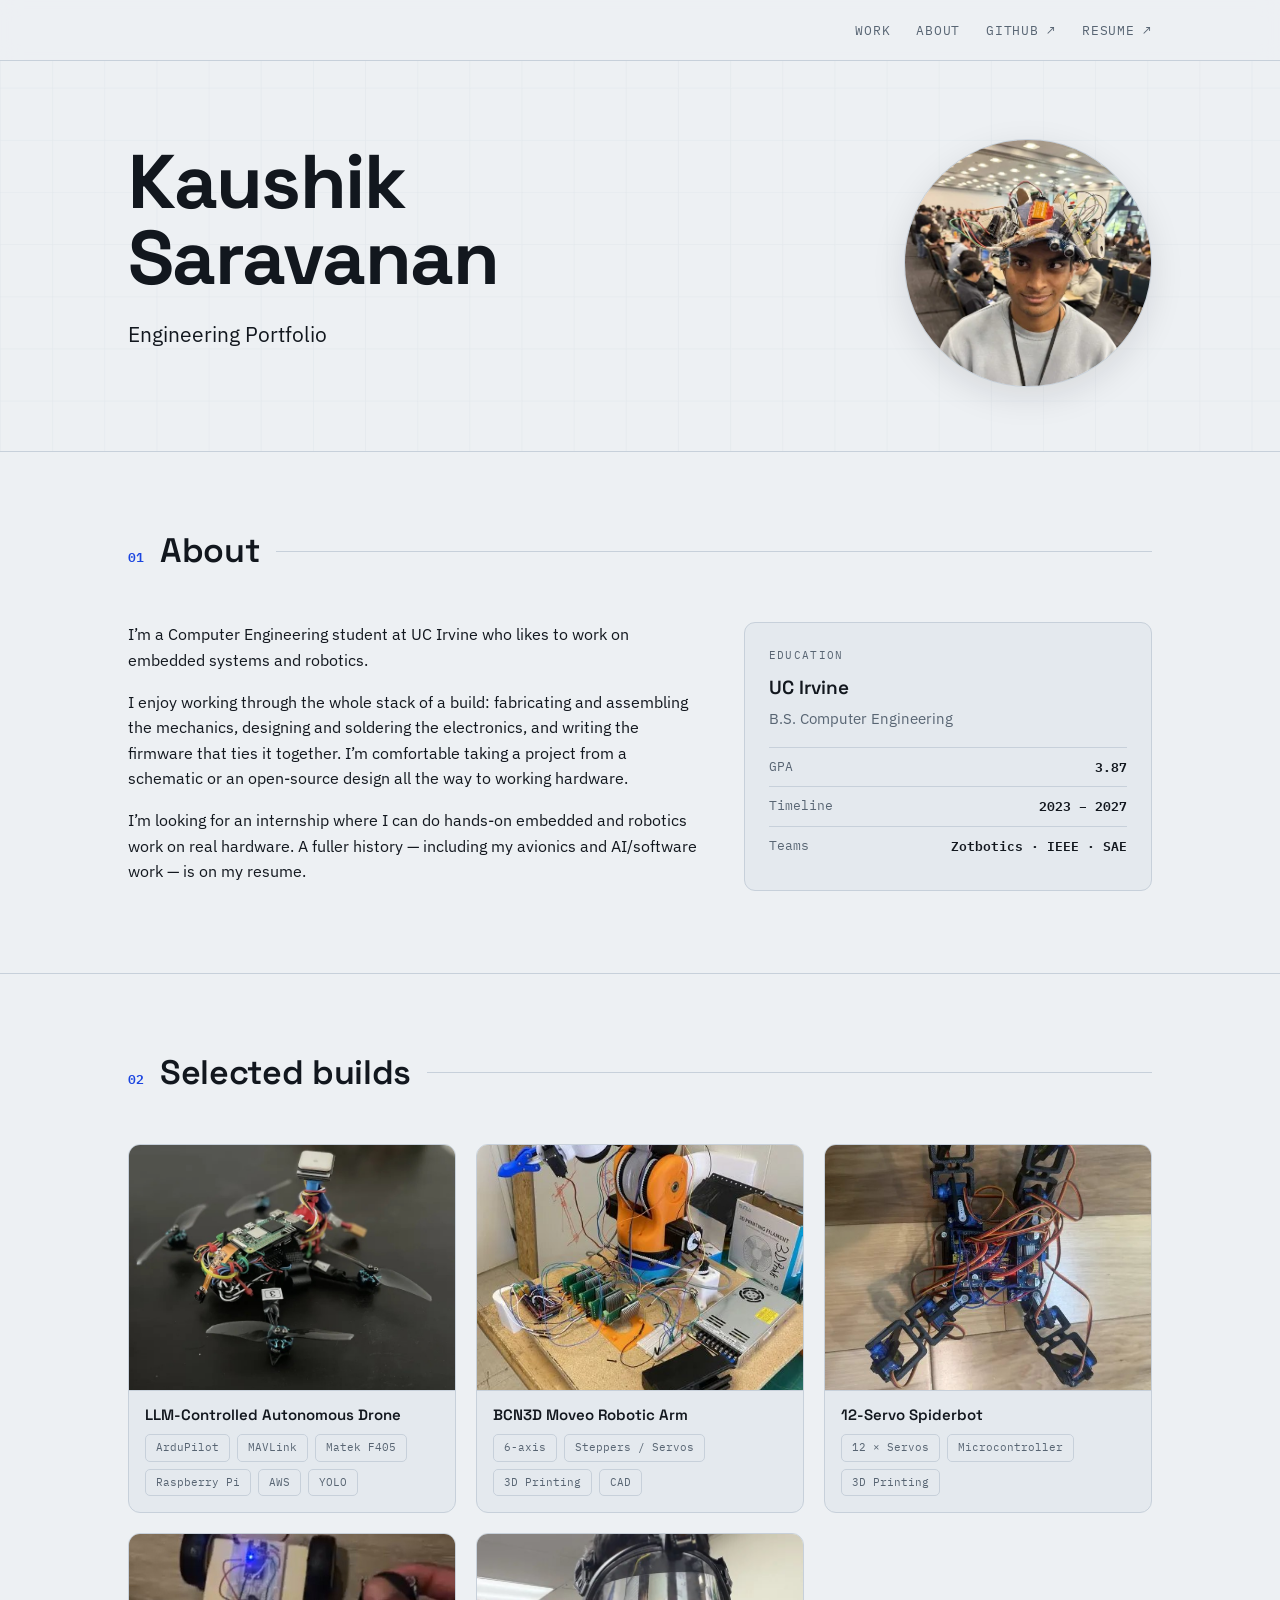
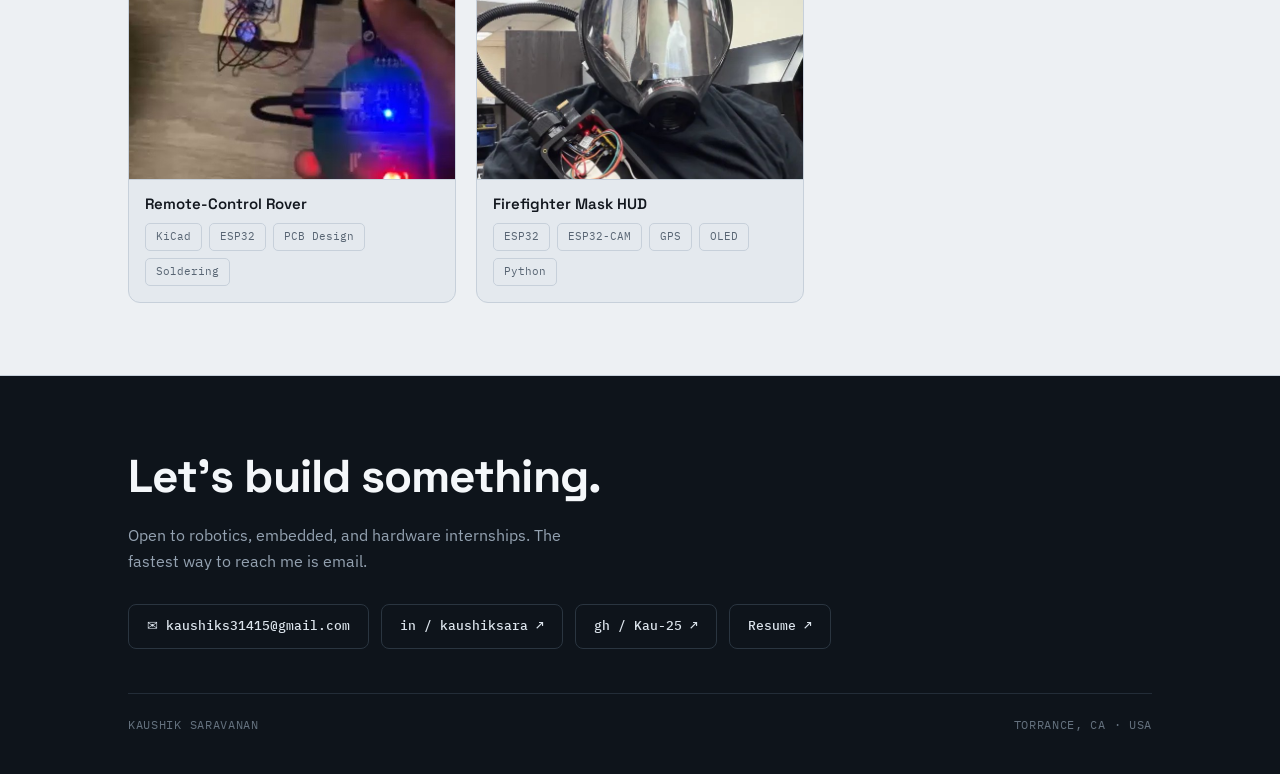
<file: index.html>
<!DOCTYPE html>
<html lang="en">
<head>
<meta charset="UTF-8">
<meta name="viewport" content="width=device-width, initial-scale=1.0">
<title>Kaushik Saravanan — Robotics & Embedded</title>
<link rel="preconnect" href="https://fonts.googleapis.com">
<link rel="preconnect" href="https://fonts.gstatic.com" crossorigin>
<link href="https://fonts.googleapis.com/css2?family=Space+Grotesk:wght@500;600;700&family=IBM+Plex+Sans:wght@400;500;600&family=IBM+Plex+Mono:wght@400;500;600&display=swap" rel="stylesheet">
<link rel="stylesheet" href="shared.css">
</head>
<body>

<template id="__bundler_thumbnail" data-bg-color="#12171E">
  <svg viewBox="0 0 1200 800" xmlns="http://www.w3.org/2000/svg">
    <rect x="478" y="298" width="244" height="244" rx="40" fill="none" stroke="#1B45E0" stroke-width="14"/>
    <text x="600" y="455" font-family="monospace" font-size="120" font-weight="700" fill="#EDF0F3" text-anchor="middle">KS</text>
  </svg>
</template>

<header class="bar">
  <div class="wrap bar-in">
    <nav class="nav">
      <a href="#work">Work</a>
      <a href="#about">About</a>
      <a href="https://github.com/Kau-25" target="_blank" rel="noopener">GitHub ↗</a>
      <a href="KaushikSaravananResume.pdf" target="_blank" rel="noopener">Resume ↗</a>
    </nav>
  </div>
</header>

<section class="hero" id="top">
  <svg class="hero-bg" viewBox="0 0 1080 460" preserveAspectRatio="xMidYMid slice" aria-hidden="true">
    <defs><pattern id="grid" width="44" height="44" patternUnits="userSpaceOnUse"><path d="M44 0H0V44" fill="none" stroke="#D2DAE2" stroke-width="1"/></pattern></defs>
    <rect width="1080" height="460" fill="url(#grid)" opacity="0.5"/>
  </svg>
  <div class="wrap hero-in">
    <div class="hero-copy">
    <h1 class="reveal">Kaushik<br>Saravanan</h1>
      <p class="thesis reveal">Engineering Portfolio</p>
    </div>
    <figure class="hero-portrait reveal" onclick="window.open('https://github.com/timqn22/TheThinkingCapProjectV2','_blank')" style="cursor:pointer">
      <img src="images/headshot.jpg" alt="Kaushik Saravanan" onerror="this.style.display='none'">
      <div class="shot-ph"><span class="ico">▣</span><span class="fn">images/headshot.jpg</span><span class="hint">drop photo here</span></div>
    </figure>
  </div>
</section>

<section class="section" id="about">
  <div class="wrap">
    <div class="sec-head reveal"><span class="num">01</span><h2>About</h2><span class="rule"></span></div>
    <div class="about-grid">
      <div class="reveal">
        <p>I&rsquo;m a Computer Engineering student at UC Irvine who likes to work on embedded systems and robotics.</p>
        <p>I enjoy working through the whole stack of a build: fabricating and assembling the mechanics, designing and soldering the electronics, and writing the firmware that ties it together. I&rsquo;m comfortable taking a project from a schematic or an open-source design all the way to working hardware.</p>
        <p>I&rsquo;m looking for an internship where I can do hands-on embedded and robotics work on real hardware. A fuller history &mdash; including my avionics and AI/software work &mdash; is on my resume.</p>
      </div>
      <div class="edu-card reveal">
        <div class="label">Education</div>
        <div class="school">UC Irvine</div>
        <div class="degree">B.S. Computer Engineering</div>
        <div class="edu-stat"><span class="k">GPA</span><span class="v">3.87</span></div>
        <div class="edu-stat"><span class="k">Timeline</span><span class="v">2023 &ndash; 2027</span></div>
        <div class="edu-stat"><span class="k">Teams</span><span class="v">Zotbotics · IEEE · SAE</span></div>
      </div>
    </div>
  </div>
</section>

<section class="section" id="work">
  <div class="wrap">
    <div class="sec-head reveal"><span class="num">02</span><h2>Selected builds</h2><span class="rule"></span></div>

    <div class="project-grid">

      <a href="projects/drone.html" class="project-tile reveal">
        <div class="tile-img">
          <img src="images/drone-1.jpg" alt="LLM-controlled autonomous quadcopter" onerror="this.style.display='none'">
          <div class="shot-ph"><span class="ico">▣</span></div>
        </div>
        <div class="tile-info">
          <div class="tile-name">LLM-Controlled Autonomous Drone</div>
          <div class="stack"><span class="chip">ArduPilot</span><span class="chip">MAVLink</span><span class="chip">Matek F405</span><span class="chip">Raspberry Pi</span><span class="chip">AWS</span><span class="chip">YOLO</span></div>
        </div>
      </a>

      <a href="projects/arm.html" class="project-tile reveal">
        <div class="tile-img">
          <img src="images/arm-1.jpg" alt="6-axis BCN3D Moveo robotic arm" onerror="this.style.display='none'">
          <div class="shot-ph"><span class="ico">▣</span></div>
        </div>
        <div class="tile-info">
          <div class="tile-name">BCN3D Moveo Robotic Arm</div>
          <div class="stack"><span class="chip">6-axis</span><span class="chip">Steppers / Servos</span><span class="chip">3D Printing</span><span class="chip">CAD</span></div>
        </div>
      </a>

      <a href="projects/spider.html" class="project-tile reveal">
        <div class="tile-img">
          <img src="images/spider-1.jpg" alt="12-servo walking spiderbot" onerror="this.style.display='none'">
          <div class="shot-ph"><span class="ico">▣</span></div>
        </div>
        <div class="tile-info">
          <div class="tile-name">12-Servo Spiderbot</div>
          <div class="stack"><span class="chip">12 × Servos</span><span class="chip">Microcontroller</span><span class="chip">3D Printing</span></div>
        </div>
      </a>

      <a href="projects/rover.html" class="project-tile reveal">
        <div class="tile-img">
          <img src="images/rover-1.jpg" alt="Remote-control rover and custom controller" onerror="this.style.display='none'">
          <div class="shot-ph"><span class="ico">▣</span></div>
        </div>
        <div class="tile-info">
          <div class="tile-name">Remote-Control Rover</div>
          <div class="stack"><span class="chip">KiCad</span><span class="chip">ESP32</span><span class="chip">PCB Design</span><span class="chip">Soldering</span></div>
        </div>
      </a>

      <a href="projects/hud.html" class="project-tile reveal">
        <div class="tile-img">
          <img src="images/hud-1.jpg" alt="Firefighter mask HUD" onerror="this.style.display='none'">
          <div class="shot-ph"><span class="ico">▣</span></div>
        </div>
        <div class="tile-info">
          <div class="tile-name">Firefighter Mask HUD</div>
          <div class="stack"><span class="chip">ESP32</span><span class="chip">ESP32-CAM</span><span class="chip">GPS</span><span class="chip">OLED</span><span class="chip">Python</span></div>
        </div>
      </a>

    </div>
  </div>
</section>

<footer class="foot" id="contact">
  <div class="wrap">
    <h2>Let&rsquo;s build something.</h2>
    <p class="lead">Open to robotics, embedded, and hardware internships. The fastest way to reach me is email.</p>
    <div class="foot-links">
      <a href="mailto:kaushiks31415@gmail.com">✉ kaushiks31415@gmail.com</a>
      <a href="https://www.linkedin.com/in/kaushiksara" target="_blank" rel="noopener">in / kaushiksara ↗</a>
      <a href="https://github.com/Kau-25" target="_blank" rel="noopener">gh / Kau-25 ↗</a>
      <a href="KaushikSaravananResume.pdf" target="_blank" rel="noopener">Resume ↗</a>
    </div>
    <div class="foot-base"><span>Kaushik Saravanan</span><span>Torrance, CA · USA</span></div>
  </div>
</footer>

<script>
  const io=new IntersectionObserver((es)=>{es.forEach(e=>{if(e.isIntersecting){e.target.classList.add('in');io.unobserve(e.target)}})},{threshold:0.12,rootMargin:"0px 0px -40px 0px"});
  document.querySelectorAll('.reveal').forEach((el,i)=>{el.style.transitionDelay=Math.min(i*60,240)+'ms';io.observe(el)});
</script>
</body>
</html>
</file>
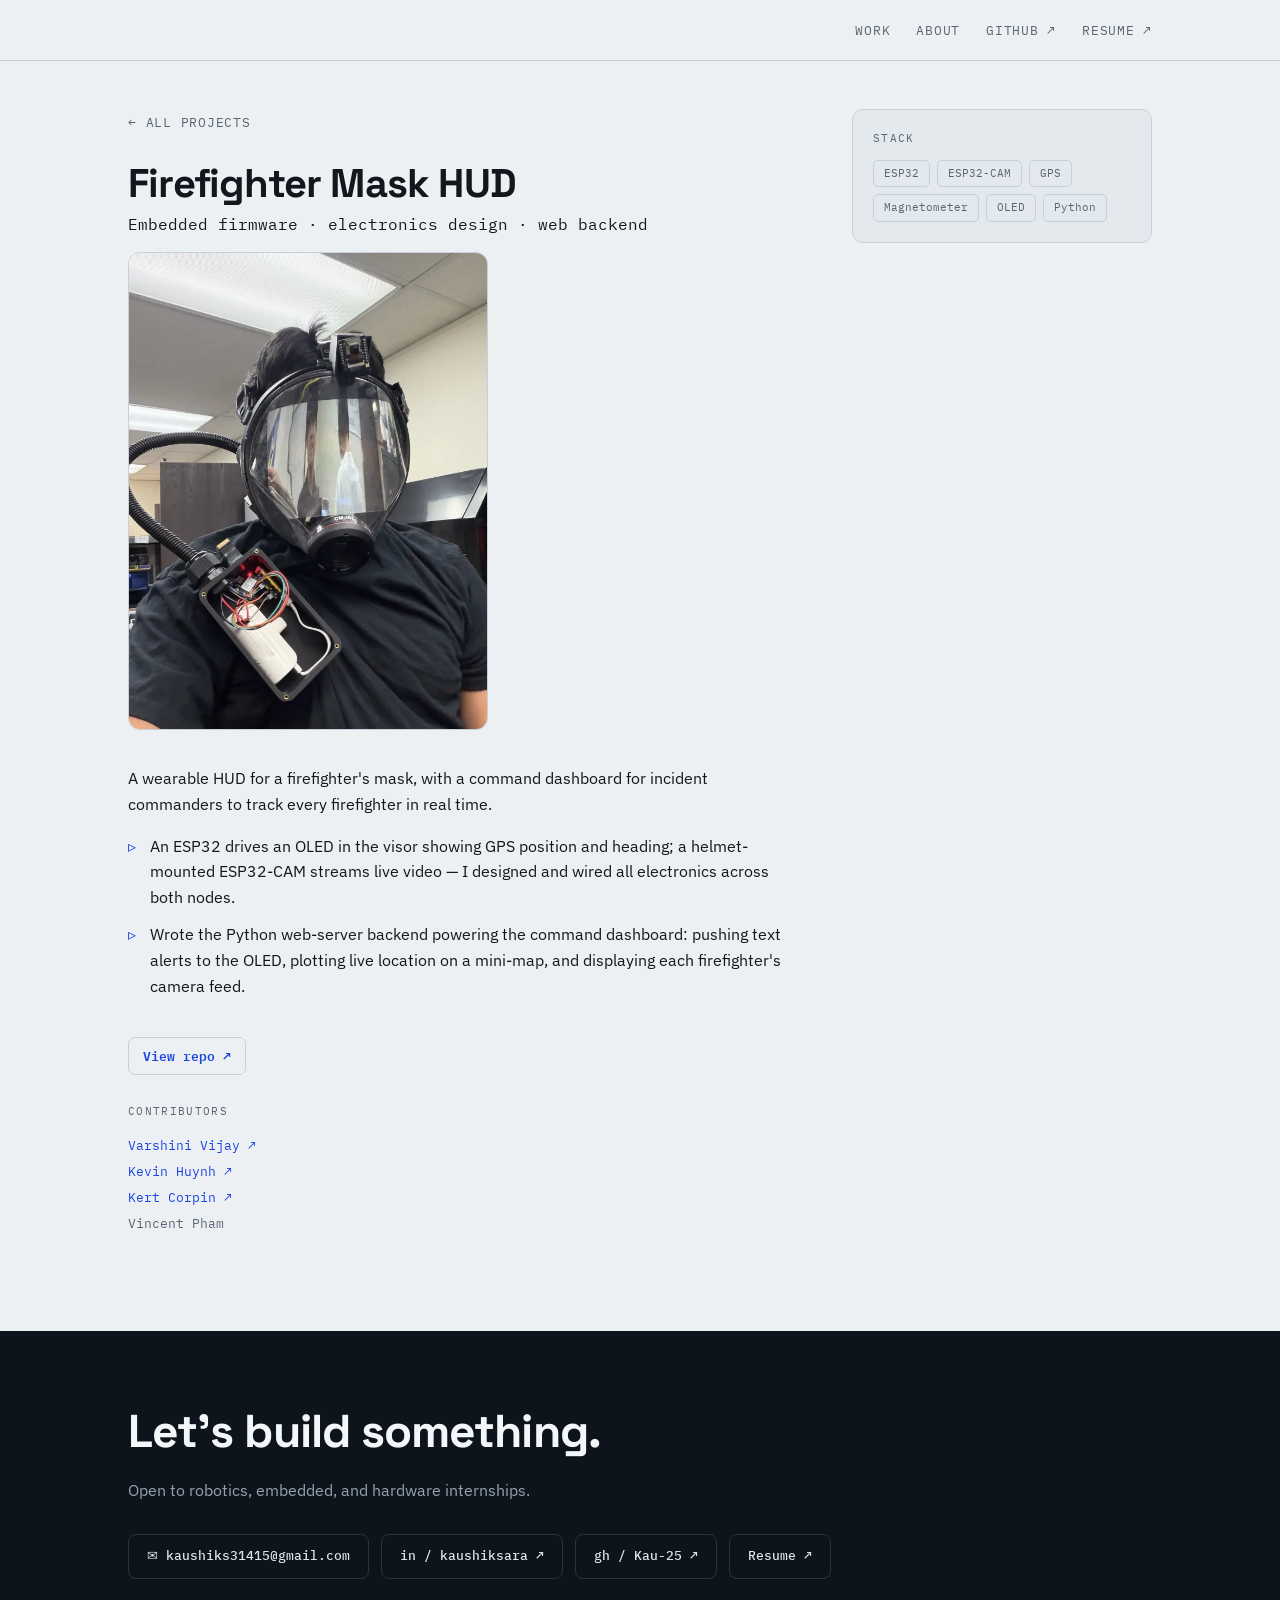
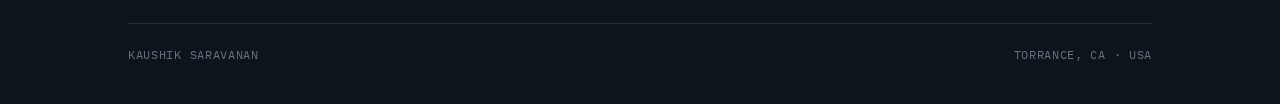
<file: projects/hud.html>
<!DOCTYPE html>
<html lang="en">
<head>
<meta charset="UTF-8">
<meta name="viewport" content="width=device-width, initial-scale=1.0">
<title>Firefighter Mask HUD — Kaushik Saravanan</title>
<link rel="preconnect" href="https://fonts.googleapis.com">
<link rel="preconnect" href="https://fonts.gstatic.com" crossorigin>
<link href="https://fonts.googleapis.com/css2?family=Space+Grotesk:wght@500;600;700&family=IBM+Plex+Sans:wght@400;500;600&family=IBM+Plex+Mono:wght@400;500;600&display=swap" rel="stylesheet">
<link rel="stylesheet" href="../shared.css">
</head>
<body>

<header class="bar">
  <div class="wrap bar-in">
    <nav class="nav">
      <a href="../index.html#work">Work</a>
      <a href="../index.html#about">About</a>
      <a href="https://github.com/Kau-25" target="_blank" rel="noopener">GitHub ↗</a>
      <a href="../KaushikSaravananResume.pdf" target="_blank" rel="noopener">Resume ↗</a>
    </nav>
  </div>
</header>

<section class="project-body">
  <div class="wrap project-layout">
    <div class="project-main">
      <a class="back-link" href="../index.html#work">← All projects</a>
      <h1 class="project-title">Firefighter Mask HUD</h1>
      <p class="project-role">Embedded firmware · electronics design · web backend</p>
      <div class="project-img">
        <img src="../images/hud-1.jpg" alt="Firefighter mask HUD with mounted ESP32-CAM" onerror="this.style.display='none'">
      </div>

      <p>A wearable HUD for a firefighter's mask, with a command dashboard for incident commanders to track every firefighter in real time.</p>

      <ul class="project-list" style="margin-top:16px">
        <li>An ESP32 drives an OLED in the visor showing GPS position and heading; a helmet-mounted ESP32-CAM streams live video — I designed and wired all electronics across both nodes.</li>
        <li>Wrote the Python web-server backend powering the command dashboard: pushing text alerts to the OLED, plotting live location on a mini-map, and displaying each firefighter's camera feed.</li>
      </ul>

      <a href="https://github.com/varshinivij/ZotVision" target="_blank" rel="noopener" class="project-link">View repo ↗</a>

      <div class="sidebar-label" style="margin-top:28px;">Contributors</div>
      <p style="font-family:var(--mono);font-size:13px;margin-top:8px;line-height:2;color:var(--ink-soft)">
        <a href="https://www.linkedin.com/in/varshinivij/" target="_blank" rel="noopener" style="color:var(--accent)">Varshini Vijay ↗</a><br>
        <a href="https://www.linkedin.com/in/huynhkv/" target="_blank" rel="noopener" style="color:var(--accent)">Kevin Huynh ↗</a><br>
        <a href="https://www.linkedin.com/in/kert-corpin-599ba8319/" target="_blank" rel="noopener" style="color:var(--accent)">Kert Corpin ↗</a><br>
        Vincent Pham
      </p>
    </div>

    <aside class="project-sidebar">
      <div class="sidebar-card">
        <div class="sidebar-label">Stack</div>
        <div class="stack">
          <span class="chip">ESP32</span>
          <span class="chip">ESP32-CAM</span>
          <span class="chip">GPS</span>
          <span class="chip">Magnetometer</span>
          <span class="chip">OLED</span>
          <span class="chip">Python</span>
        </div>
      </div>
    </aside>
  </div>
</section>

<footer class="foot" id="contact">
  <div class="wrap">
    <h2>Let&rsquo;s build something.</h2>
    <p class="lead">Open to robotics, embedded, and hardware internships.</p>
    <div class="foot-links">
      <a href="mailto:kaushiks31415@gmail.com">✉ kaushiks31415@gmail.com</a>
      <a href="https://www.linkedin.com/in/kaushiksara" target="_blank" rel="noopener">in / kaushiksara ↗</a>
      <a href="https://github.com/Kau-25" target="_blank" rel="noopener">gh / Kau-25 ↗</a>
      <a href="../KaushikSaravananResume.pdf" target="_blank" rel="noopener">Resume ↗</a>
    </div>
    <div class="foot-base"><span>Kaushik Saravanan</span><span>Torrance, CA · USA</span></div>
  </div>
</footer>

<script>
  const io=new IntersectionObserver((es)=>{es.forEach(e=>{if(e.isIntersecting){e.target.classList.add('in');io.unobserve(e.target)}})},{threshold:0.12,rootMargin:"0px 0px -40px 0px"});
  document.querySelectorAll('.reveal').forEach((el,i)=>{el.style.transitionDelay=Math.min(i*60,240)+'ms';io.observe(el)});
</script>
</body>
</html>
</file>
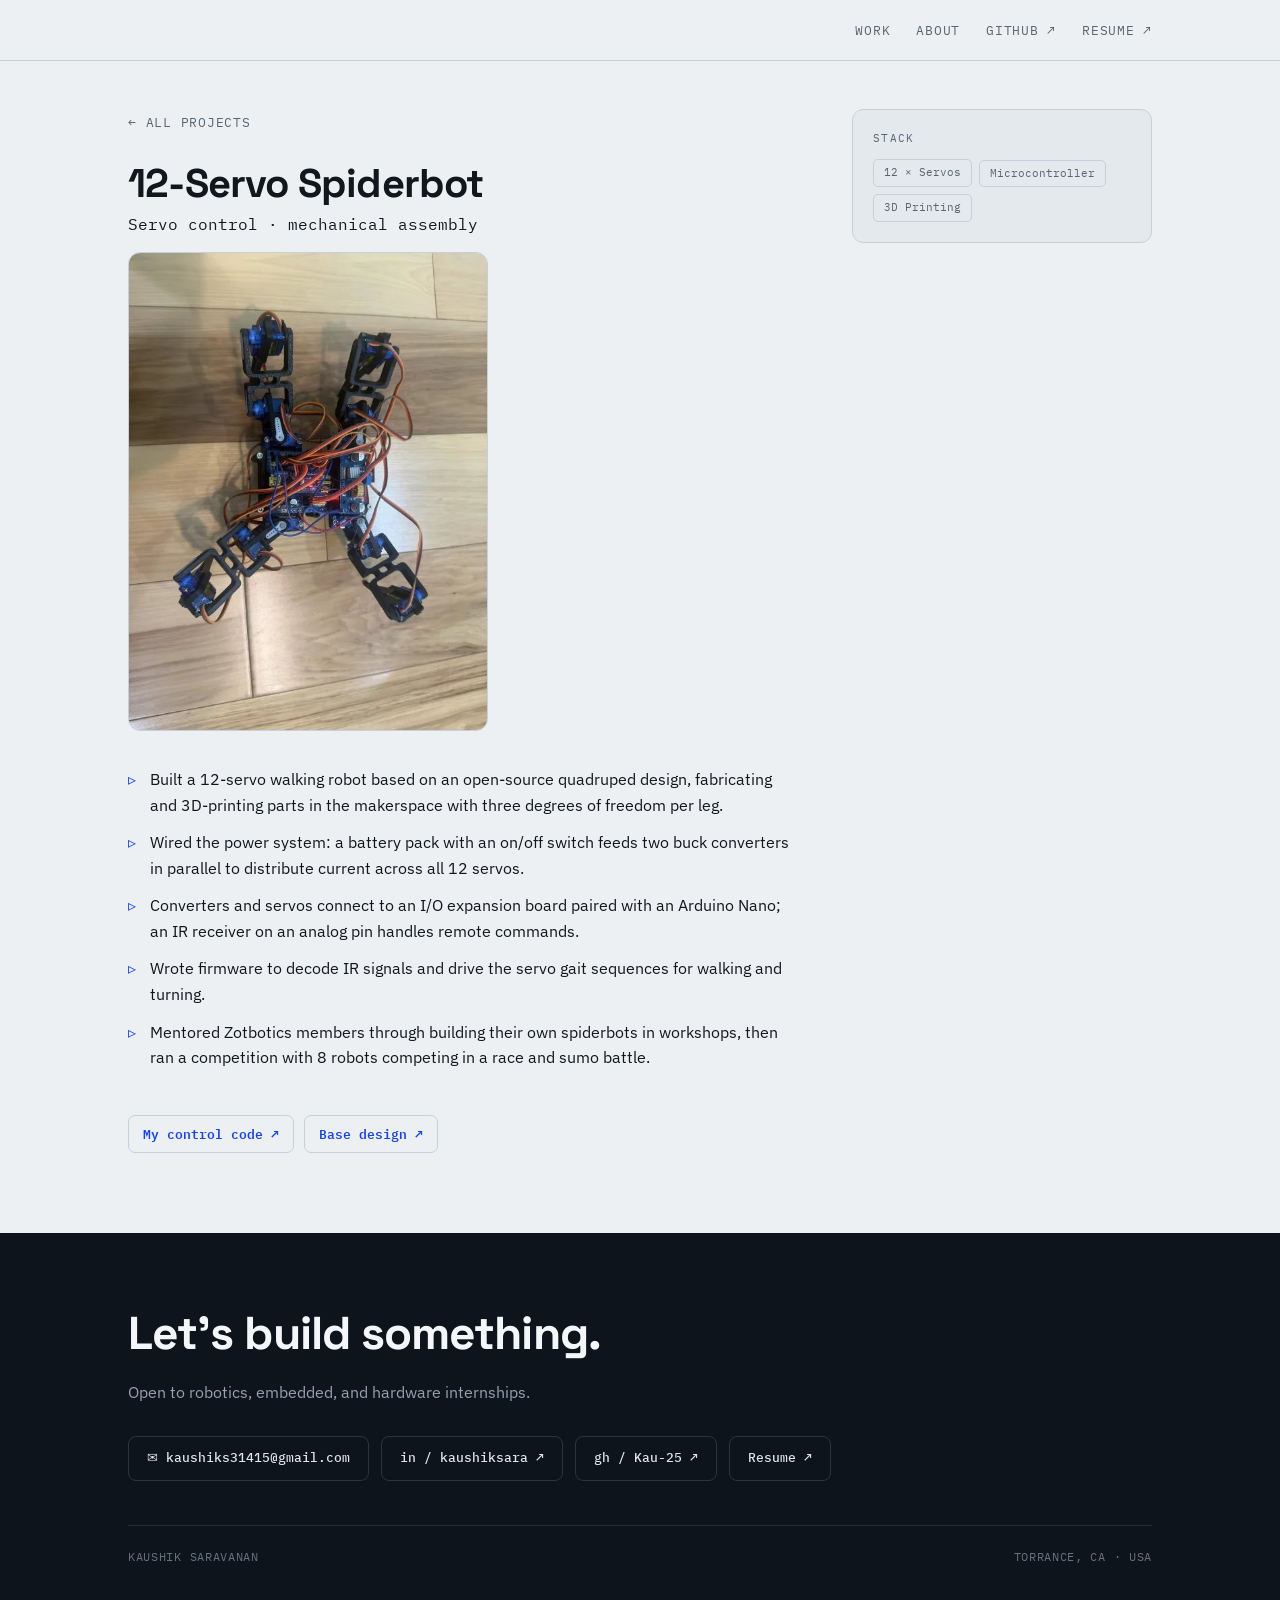
<file: projects/spider.html>
<!DOCTYPE html>
<html lang="en">
<head>
<meta charset="UTF-8">
<meta name="viewport" content="width=device-width, initial-scale=1.0">
<title>12-Servo Spiderbot — Kaushik Saravanan</title>
<link rel="preconnect" href="https://fonts.googleapis.com">
<link rel="preconnect" href="https://fonts.gstatic.com" crossorigin>
<link href="https://fonts.googleapis.com/css2?family=Space+Grotesk:wght@500;600;700&family=IBM+Plex+Sans:wght@400;500;600&family=IBM+Plex+Mono:wght@400;500;600&display=swap" rel="stylesheet">
<link rel="stylesheet" href="../shared.css">
</head>
<body>

<header class="bar">
  <div class="wrap bar-in">
    <nav class="nav">
      <a href="../index.html#work">Work</a>
      <a href="../index.html#about">About</a>
      <a href="https://github.com/Kau-25" target="_blank" rel="noopener">GitHub ↗</a>
      <a href="../KaushikSaravananResume.pdf" target="_blank" rel="noopener">Resume ↗</a>
    </nav>
  </div>
</header>

<section class="project-body">
  <div class="wrap project-layout">
    <div class="project-main">
      <a class="back-link" href="../index.html#work">← All projects</a>
      <h1 class="project-title">12-Servo Spiderbot</h1>
      <p class="project-role">Servo control · mechanical assembly</p>
      <div class="project-img">
        <img src="../images/spider-1.jpg" alt="12-servo walking spiderbot" onerror="this.style.display='none'">
      </div>

      <ul class="project-list">
        <li>Built a 12-servo walking robot based on an open-source quadruped design, fabricating and 3D-printing parts in the makerspace with three degrees of freedom per leg.</li>
        <li>Wired the power system: a battery pack with an on/off switch feeds two buck converters in parallel to distribute current across all 12 servos.</li>
        <li>Converters and servos connect to an I/O expansion board paired with an Arduino Nano; an IR receiver on an analog pin handles remote commands.</li>
        <li>Wrote firmware to decode IR signals and drive the servo gait sequences for walking and turning.</li>
        <li>Mentored Zotbotics members through building their own spiderbots in workshops, then ran a competition with 8 robots competing in a race and sumo battle.</li>
      </ul>

      <div style="display:flex;gap:10px;flex-wrap:wrap;margin-top:24px">
        <a href="https://github.com/Kau-25/spiderbotcode" target="_blank" rel="noopener" class="project-link">My control code ↗</a>
        <a href="https://www.instructables.com/DIY-Spider-RobotQuad-robot-Quadruped/" target="_blank" rel="noopener" class="project-link">Base design ↗</a>
      </div>
    </div>

    <aside class="project-sidebar">
      <div class="sidebar-card">
        <div class="sidebar-label">Stack</div>
        <div class="stack">
          <span class="chip">12 × Servos</span>
          <span class="chip">Microcontroller</span>
          <span class="chip">3D Printing</span>
        </div>
      </div>
    </aside>
  </div>
</section>

<footer class="foot" id="contact">
  <div class="wrap">
    <h2>Let&rsquo;s build something.</h2>
    <p class="lead">Open to robotics, embedded, and hardware internships.</p>
    <div class="foot-links">
      <a href="mailto:kaushiks31415@gmail.com">✉ kaushiks31415@gmail.com</a>
      <a href="https://www.linkedin.com/in/kaushiksara" target="_blank" rel="noopener">in / kaushiksara ↗</a>
      <a href="https://github.com/Kau-25" target="_blank" rel="noopener">gh / Kau-25 ↗</a>
      <a href="../KaushikSaravananResume.pdf" target="_blank" rel="noopener">Resume ↗</a>
    </div>
    <div class="foot-base"><span>Kaushik Saravanan</span><span>Torrance, CA · USA</span></div>
  </div>
</footer>

<script>
  const io=new IntersectionObserver((es)=>{es.forEach(e=>{if(e.isIntersecting){e.target.classList.add('in');io.unobserve(e.target)}})},{threshold:0.12,rootMargin:"0px 0px -40px 0px"});
  document.querySelectorAll('.reveal').forEach((el,i)=>{el.style.transitionDelay=Math.min(i*60,240)+'ms';io.observe(el)});
</script>
</body>
</html>
</file>
<file: shared.css>
:root{
  --paper:#EDF0F3;--paper-2:#E4E9EE;--ink:#12171E;--ink-soft:#586573;
  --line:#C7D0DA;--accent:#1B45E0;--accent-ink:#15349E;--signal:#E07B26;
  --panel:#0E141B;--panel-soft:#9CA9B6;
  --disp:"Space Grotesk",system-ui,sans-serif;--body:"IBM Plex Sans",system-ui,sans-serif;--mono:"IBM Plex Mono",ui-monospace,monospace;
}
*{box-sizing:border-box;margin:0;padding:0}
html{scroll-behavior:smooth}
body{background:var(--paper);color:var(--ink);font-family:var(--body);line-height:1.6;-webkit-font-smoothing:antialiased;overflow-x:hidden}
a{color:inherit;text-decoration:none}
.wrap{max-width:1080px;margin:0 auto;padding:0 28px}
.eyebrow{font-family:var(--mono);font-size:12px;font-weight:600;letter-spacing:.16em;text-transform:uppercase;color:var(--accent-ink)}

/* Nav bar */
.bar{position:sticky;top:0;z-index:50;background:rgba(237,240,243,.82);backdrop-filter:blur(10px);border-bottom:1px solid var(--line)}
.bar-in{display:flex;align-items:center;justify-content:flex-end;height:60px}
.brand{display:flex;align-items:center;gap:11px;font-family:var(--mono);font-weight:600;letter-spacing:.04em}
.glyph{width:26px;height:26px;border:1.5px solid var(--ink);border-radius:5px;display:grid;place-items:center;font-size:12px;font-weight:600}
.nav{display:flex;gap:26px}
.nav a{font-family:var(--mono);font-size:12.5px;letter-spacing:.06em;text-transform:uppercase;color:var(--ink-soft);transition:color .2s}
.nav a:hover{color:var(--accent)}
@media(max-width:680px){.nav{display:none}}

/* Hero */
.hero{position:relative;padding:78px 0 64px;border-bottom:1px solid var(--line)}
.hero-bg{position:absolute;inset:0;width:100%;height:100%;pointer-events:none;opacity:.85}
.hero-in{position:relative;z-index:2;display:flex;align-items:center;gap:48px;justify-content:space-between}
.hero-copy{max-width:620px}
.hero-portrait{flex:none;width:248px;height:248px;border-radius:50%;overflow:hidden;position:relative;border:1px solid var(--line);background:repeating-linear-gradient(0deg,transparent 0 21px,#D7DEE6 21px 22px),repeating-linear-gradient(90deg,transparent 0 21px,#D7DEE6 21px 22px),var(--paper-2);display:grid;place-items:center;box-shadow:0 10px 34px rgba(18,23,30,.10)}
.hero-portrait img{position:absolute;inset:0;width:100%;height:100%;object-fit:cover;z-index:2}
.hero-portrait .shot-ph{z-index:1;text-align:center;padding:18px}
@media(max-width:760px){.hero-in{flex-direction:column-reverse;align-items:flex-start;gap:30px}.hero-copy{max-width:100%}.hero-portrait{width:180px;height:180px}}
.status-line{display:flex;align-items:center;gap:10px;margin-bottom:22px}
.dot{width:9px;height:9px;border-radius:50%;background:var(--signal);animation:pulse 2.4s infinite}
@keyframes pulse{0%{box-shadow:0 0 0 0 rgba(224,123,38,.45)}70%{box-shadow:0 0 0 8px rgba(224,123,38,0)}100%{box-shadow:0 0 0 0 rgba(224,123,38,0)}}
.status-line span{font-family:var(--mono);font-size:12px;letter-spacing:.12em;text-transform:uppercase;color:var(--ink-soft)}
h1{font-family:var(--disp);font-weight:700;font-size:clamp(40px,7.4vw,76px);line-height:1.0;letter-spacing:-.02em;margin-bottom:22px}
h1 .alt{color:var(--accent)}
.thesis{font-size:clamp(17px,2.4vw,21px);max-width:580px;margin-bottom:30px}
.thesis b{font-weight:600}
.readout{display:flex;flex-wrap:wrap;border:1px solid var(--line);border-radius:9px;overflow:hidden;background:var(--paper-2);margin-bottom:32px;width:fit-content;max-width:100%}
.readout div{padding:11px 16px;border-right:1px solid var(--line)}
.readout div:last-child{border-right:none}
.readout .k{font-family:var(--mono);font-size:10.5px;letter-spacing:.12em;text-transform:uppercase;color:var(--ink-soft);display:block;margin-bottom:3px}
.readout .v{font-family:var(--mono);font-size:13px;font-weight:600}
@media(max-width:560px){.readout{flex-direction:column;width:100%}.readout div{border-right:none;border-bottom:1px solid var(--line)}.readout div:last-child{border-bottom:none}}
.cta-row{display:flex;flex-wrap:wrap;gap:12px}
.btn{font-family:var(--mono);font-size:13px;font-weight:600;letter-spacing:.03em;padding:12px 20px;border-radius:8px;transition:transform .15s,background .2s,color .2s;display:inline-flex;align-items:center;gap:9px}
.btn:hover{transform:translateY(-2px)}
.btn-primary{background:var(--accent);color:#fff}
.btn-primary:hover{background:var(--accent-ink)}
.btn-ghost{border:1px solid var(--line)}
.btn-ghost:hover{border-color:var(--accent);color:var(--accent)}

/* Sections */
.section{padding:72px 0;border-bottom:1px solid var(--line)}
.sec-head{display:flex;align-items:baseline;gap:16px;margin-bottom:44px}
.sec-head .num{font-family:var(--mono);font-size:13px;font-weight:600;color:var(--accent)}
.sec-head h2{font-family:var(--disp);font-weight:600;font-size:clamp(24px,3.6vw,34px);letter-spacing:-.01em}
.sec-head .rule{flex:1;height:1px;background:var(--line);align-self:center}

/* Shot placeholders */
.shot-ph{z-index:1;text-align:center;color:var(--ink-soft);padding:18px}
.shot-ph .ico{font-size:26px;display:block;margin-bottom:8px;opacity:.6}
.shot-ph .fn{font-family:var(--mono);font-size:12px;color:var(--accent-ink);font-weight:600}
.shot-ph .hint{font-family:var(--mono);font-size:10.5px;letter-spacing:.06em;text-transform:uppercase;margin-top:5px}

/* Stack chips */
.stack{display:flex;flex-wrap:wrap;gap:7px}
.chip{font-family:var(--mono);font-size:11px;padding:4px 10px;border:1px solid var(--line);border-radius:5px;color:var(--ink-soft);background:var(--paper-2)}

/* About section */
.about-grid{display:grid;grid-template-columns:1.4fr 1fr;gap:44px}
@media(max-width:760px){.about-grid{grid-template-columns:1fr;gap:28px}}
.about-grid p{font-size:16px;margin-bottom:16px}
.edu-card{border:1px solid var(--line);border-radius:11px;padding:24px;background:var(--paper-2);height:fit-content}
.edu-card .label{font-family:var(--mono);font-size:11px;letter-spacing:.12em;text-transform:uppercase;color:var(--ink-soft);margin-bottom:8px}
.edu-card .school{font-family:var(--disp);font-weight:600;font-size:19px;margin-bottom:4px}
.edu-card .degree{font-size:14.5px;color:var(--ink-soft);margin-bottom:16px}
.edu-stat{display:flex;justify-content:space-between;padding:9px 0;border-top:1px solid var(--line);font-family:var(--mono);font-size:13px}
.edu-stat .k{color:var(--ink-soft)}.edu-stat .v{font-weight:600}

/* Project tile grid */
.project-grid{display:grid;grid-template-columns:repeat(3,1fr);gap:20px}
@media(max-width:780px){.project-grid{grid-template-columns:repeat(2,1fr)}}
@media(max-width:480px){.project-grid{grid-template-columns:1fr}}
.project-tile{border:1px solid var(--line);border-radius:12px;overflow:hidden;transition:transform .18s,box-shadow .18s;display:block;background:var(--paper-2)}
.project-tile:hover{transform:translateY(-4px);box-shadow:0 12px 32px rgba(18,23,30,.12);border-color:var(--accent)}
.tile-img{aspect-ratio:4/3;overflow:hidden;background:repeating-linear-gradient(0deg,transparent 0 21px,#D7DEE6 21px 22px),repeating-linear-gradient(90deg,transparent 0 21px,#D7DEE6 21px 22px),var(--paper-2);display:grid;place-items:center;position:relative}
.tile-img img{position:absolute;inset:0;width:100%;height:100%;object-fit:cover;z-index:2}
.tile-info{padding:14px 16px 16px;border-top:1px solid var(--line);display:flex;flex-direction:column;gap:10px}
.tile-name{font-family:var(--disp);font-weight:600;font-size:15px;line-height:1.3}

/* Project media gallery */
.project-gallery{display:flex;flex-direction:column;gap:16px;margin:28px 0}
.gallery-item{border:1px solid var(--line);border-radius:10px;overflow:hidden;background:var(--paper-2)}
.gallery-item img{display:block;width:100%;height:auto}
.gallery-caption{font-family:var(--mono);font-size:11px;color:var(--ink-soft);padding:8px 10px;border-top:1px solid var(--line)}
.video-slot{border:1px solid var(--line);border-radius:10px;overflow:hidden;background:#000;margin-bottom:12px}
.video-slot video{display:block;width:100%;height:auto}
.video-slot iframe{display:block;width:100%;aspect-ratio:16/9;border:none}
.video-caption{font-family:var(--mono);font-size:11px;color:var(--ink-soft);padding:8px 10px;background:var(--paper-2);border-top:1px solid var(--line)}

/* Individual project page */
.project-body{padding:48px 0 80px}
.back-link{font-family:var(--mono);font-size:12.5px;letter-spacing:.06em;text-transform:uppercase;color:var(--ink-soft);display:inline-flex;align-items:center;gap:6px;margin-bottom:32px;transition:color .2s}
.back-link:hover{color:var(--accent)}
.project-layout{display:grid;grid-template-columns:1fr 300px;gap:56px;align-items:start}
@media(max-width:780px){.project-layout{grid-template-columns:1fr;gap:36px}}
.project-title{font-family:var(--disp);font-weight:700;font-size:clamp(26px,4vw,40px);letter-spacing:-.02em;margin-bottom:8px}
.project-role{font-family:var(--mono);font-size:13px;color:var(--accent-ink);margin-bottom:24px}
.project-img{display:block;max-width:360px;border:1px solid var(--line);border-radius:12px;overflow:hidden;background:repeating-linear-gradient(0deg,transparent 0 21px,#D7DEE6 21px 22px),repeating-linear-gradient(90deg,transparent 0 21px,#D7DEE6 21px 22px),var(--paper-2);margin-bottom:36px}
.project-img img{display:block;width:100%;height:auto;object-fit:contain}
.project-section-head{font-family:var(--disp);font-weight:600;font-size:18px;margin:32px 0 12px;padding-bottom:8px;border-bottom:1px solid var(--line)}
.project-main p{font-size:16px;margin-bottom:14px;color:var(--ink)}
.project-list{list-style:none;display:grid;gap:12px;margin-bottom:18px}
.project-list li{position:relative;padding-left:22px;font-size:16px}
.project-list li::before{content:"▹";position:absolute;left:0;color:var(--accent)}
.sidebar-card{border:1px solid var(--line);border-radius:11px;padding:20px;background:var(--paper-2);position:sticky;top:80px}
.sidebar-label{font-family:var(--mono);font-size:11px;letter-spacing:.12em;text-transform:uppercase;color:var(--ink-soft);margin-bottom:12px}
.project-link{display:inline-flex;align-items:center;gap:7px;margin-top:20px;font-family:var(--mono);font-size:12.5px;font-weight:600;color:var(--accent);border:1px solid var(--line);padding:8px 14px;border-radius:7px;transition:border-color .2s,background .2s}
.project-link:hover{border-color:var(--accent);background:rgba(27,69,224,.05)}

/* Footer */
.foot{background:var(--panel);color:#C6D0DB;padding:64px 0 40px}
.foot h2{font-family:var(--disp);font-weight:700;font-size:clamp(28px,5vw,46px);letter-spacing:-.02em;color:#F4F7FA;margin-bottom:10px}
.foot .lead{color:#94A2B1;max-width:440px;margin-bottom:30px;font-size:16px}
.foot-links{display:flex;flex-wrap:wrap;gap:12px;margin-bottom:44px}
.foot-links a{font-family:var(--mono);font-size:13px;font-weight:500;padding:11px 18px;border:1px solid #2a3540;border-radius:8px;color:#DCE4EC;transition:border-color .2s,color .2s,transform .15s}
.foot-links a:hover{border-color:#3a6bff;color:#fff;transform:translateY(-2px)}
.foot-base{display:flex;justify-content:space-between;flex-wrap:wrap;gap:10px;padding-top:22px;border-top:1px solid #232d38;font-family:var(--mono);font-size:11.5px;letter-spacing:.06em;color:#65727F;text-transform:uppercase}

.reveal{opacity:1;transform:none}
@media(prefers-reduced-motion:reduce){*{animation:none!important;transition:none!important}.reveal{opacity:1;transform:none}html{scroll-behavior:auto}}
:focus-visible{outline:2px solid var(--accent);outline-offset:3px;border-radius:3px}

@media print{
  *{color:#000!important;background:transparent!important;box-shadow:none!important;text-shadow:none!important;animation:none!important;transition:none!important}
  :root{--paper:#fff;--paper-2:#f5f5f5;--ink:#000;--ink-soft:#444;--line:#ccc;--accent:#1B45E0;--accent-ink:#1B45E0}
  .bar,.foot{display:none!important}
  .reveal{opacity:1!important;transform:none!important}
  body{font-size:11pt;line-height:1.5}
  .wrap{max-width:100%;padding:0 16px}
  .hero{padding:32px 0 24px;border-bottom:1pt solid #ccc}
  .hero-in{gap:24px}
  .hero-portrait{width:120px;height:120px}
  h1{font-size:32pt!important}
  .thesis{font-size:12pt!important}
  .section{padding:24px 0;border-bottom:1pt solid #ccc}
  .sec-head h2{font-size:16pt!important}
  .about-grid{grid-template-columns:1.4fr 1fr;gap:24px}
  .edu-card{border:1pt solid #ccc;padding:14px}
  .project-grid{grid-template-columns:repeat(3,1fr);gap:12px}
  .project-tile{border:1pt solid #ccc;break-inside:avoid;page-break-inside:avoid}
  .tile-img{aspect-ratio:4/3}
  .tile-name{font-size:9pt;padding:8px 10px 4px}
  .chip{border:1pt solid #ccc;font-size:7.5pt;padding:2px 6px}
  .tile-info{padding:6px 10px 10px;gap:6px}
  .stack{gap:4px}
  a[href]::after{content:none}
  .project-body{padding:24px 0 40px}
  .project-layout{grid-template-columns:1fr 220px;gap:32px}
  .project-title{font-size:20pt!important}
  .sidebar-card{border:1pt solid #ccc;padding:14px;position:static}
  .project-img{max-width:280px}
  .project-list li{font-size:10.5pt}
  .project-main p{font-size:10.5pt}
  .back-link{display:none}
}
</file>
